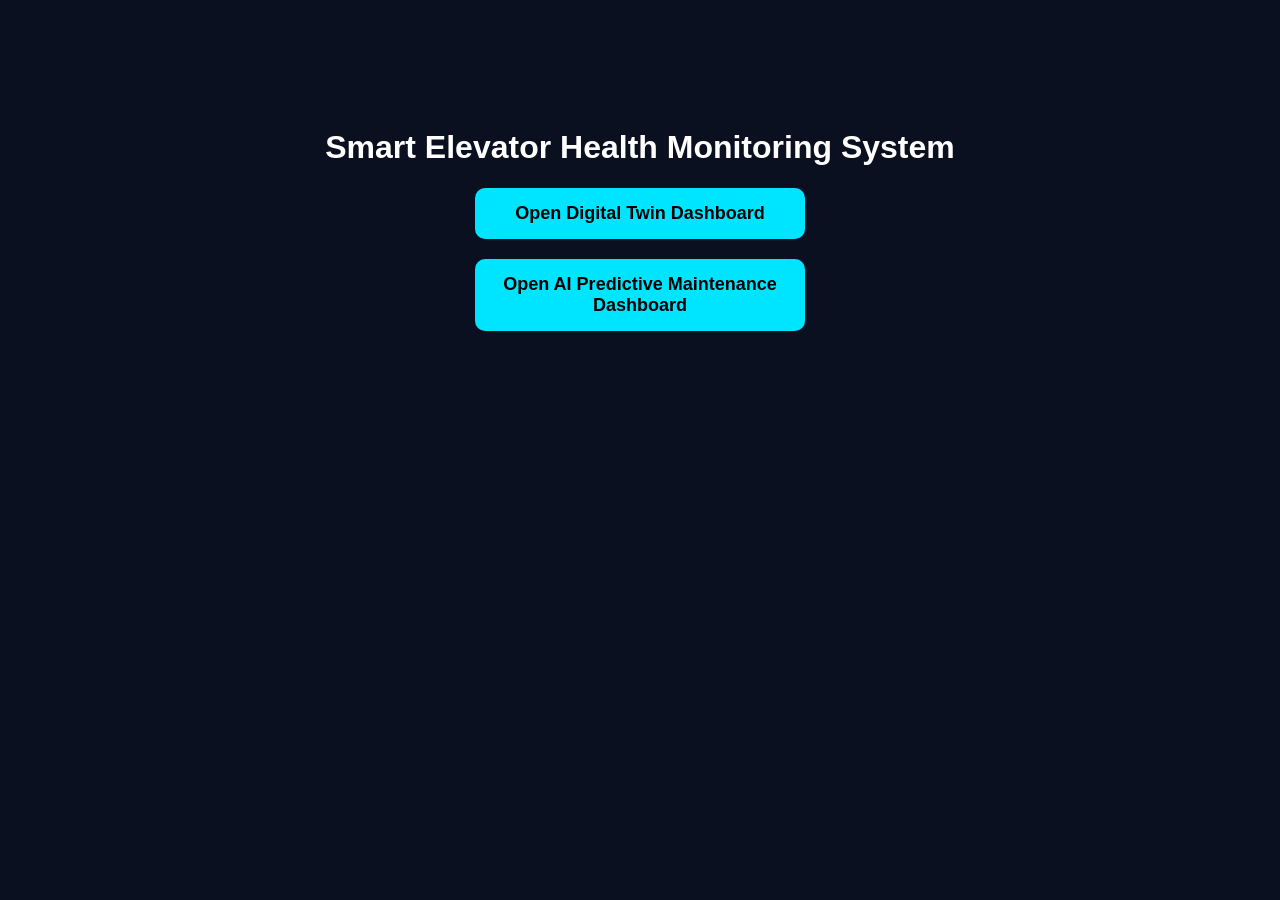
<file: index.html>
<!DOCTYPE html>
<html>
<head>
    <title>Smart Elevator Health Monitoring & Position Tracking System with AI-Based Predictive Maintenance</title>
    <style>
        body {
            background:#0b1020;
            color:white;
            font-family:Arial;
            text-align:center;
            padding-top:100px;
        }

        a {
            display:block;
            width:300px;
            margin:20px auto;
            padding:15px;
            background:#00e5ff;
            color:black;
            text-decoration:none;
            border-radius:10px;
            font-size:18px;
            font-weight:bold;
        }
    </style>
</head>

<body>

<h1>
Smart Elevator Health Monitoring System
</h1>

<a href="Digital-Twin/index.html">
Open Digital Twin Dashboard
</a>

<a href="AI-Predictive-Maintenance/index.html">
Open AI Predictive Maintenance Dashboard
</a>

</body>
</html>
</file>
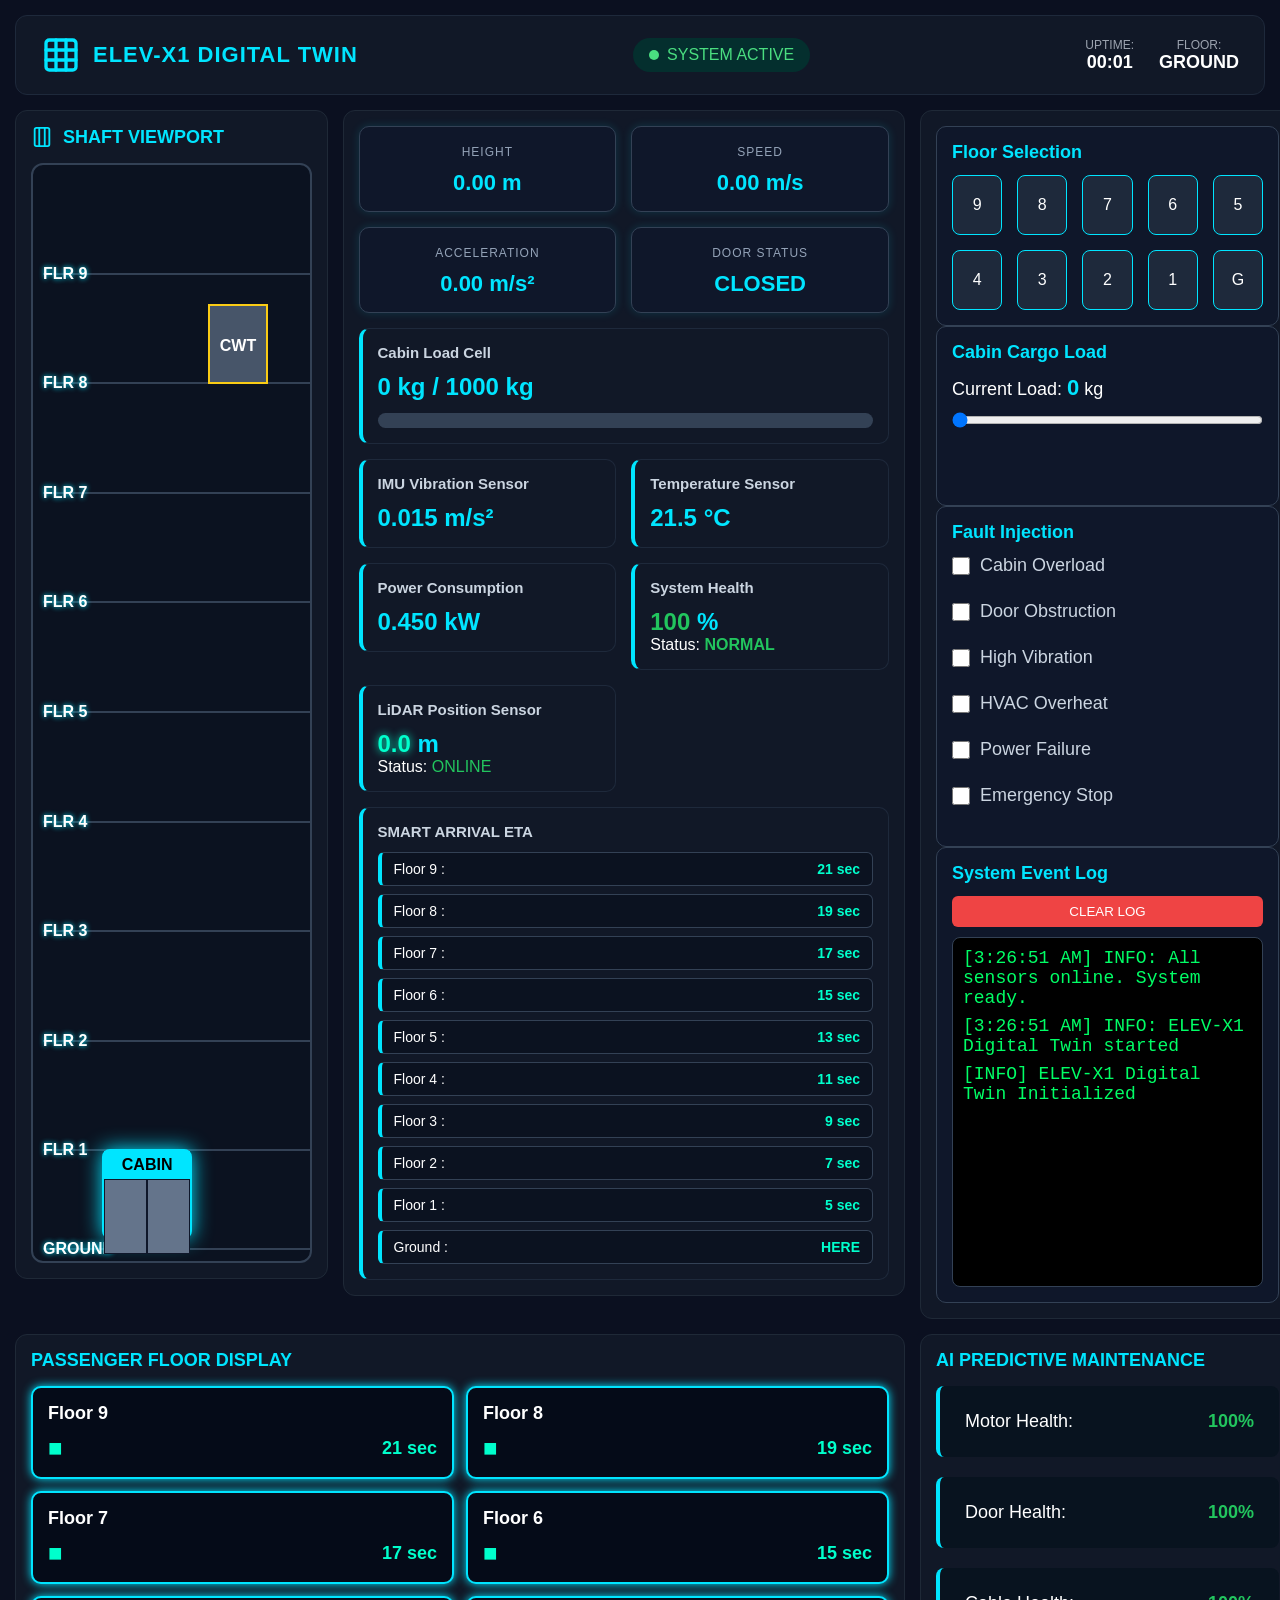
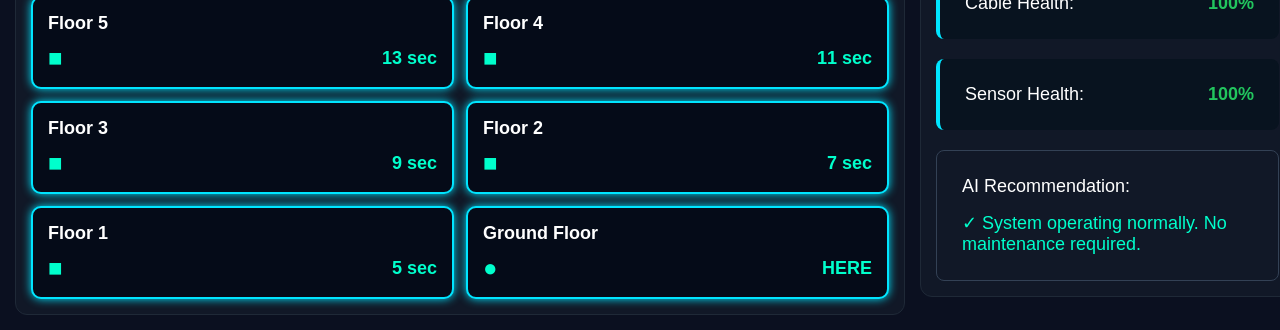
<file: Digital-Twin/index.html>
<!DOCTYPE html>
<html lang="en">
<head>
  <meta charset="UTF-8">
  <meta name="viewport" content="width=device-width, initial-scale=1.0">
  <title>ELEV-X1 Digital Twin Dashboard</title>
  <link rel="stylesheet" href="style.css">
  <script type="module" src="app.js" defer></script>
</head>

<body>
<div class="app-container">

<!-- HEADER -->
<header class="app-header">

<div class="brand-section">

<svg class="brand-logo" viewBox="0 0 24 24"
fill="none" stroke="currentColor"
stroke-width="2"
stroke-linecap="round"
stroke-linejoin="round">

<rect x="3" y="3" width="18" height="18" rx="2"/>
<line x1="9" y1="3" x2="9" y2="21"/>
<line x1="15" y1="3" x2="15" y2="21"/>
<line x1="3" y1="9" x2="21" y2="9"/>
<line x1="3" y1="15" x2="21" y2="15"/>

</svg>

<h1 class="brand-title">
ELEV-X1 DIGITAL TWIN
</h1>

</div>


<div class="system-status-indicator">

<span class="status-dot"></span>

<span>
SYSTEM ACTIVE
</span>

</div>


<div class="header-meta">

<div class="meta-item">

<label>
UPTIME:
</label>

<span id="header-uptime">
00:00
</span>

</div>


<div class="meta-item">

<label>
FLOOR:
</label>

<span id="header-floor">
GROUND
</span>

</div>

</div>

</header>


<!-- MAIN GRID START -->

<main class="dashboard-grid">
<!-- LEFT PANEL : SHAFT VIEW -->
<section class="panel">

<div class="panel-header">

<h2 class="panel-title">

<svg viewBox="0 0 24 24"
fill="none"
stroke="currentColor"
stroke-width="2">

<rect x="4" y="2" width="16" height="20" rx="2"/>
<line x1="9" y1="2" x2="9" y2="22"/>
<line x1="15" y1="2" x2="15" y2="22"/>

</svg>

SHAFT VIEWPORT

</h2>

</div>


<div class="panel-body">

<div class="shaft-viewport">


<!-- Elevator shaft -->
<div class="shaft-lane">


<!-- Floor markings -->

<div class="shaft-floor" style="bottom:1%">
GROUND
</div>

<div class="shaft-floor" style="bottom:10%">
FLR 1
</div>

<div class="shaft-floor" style="bottom:20%">
FLR 2
</div>

<div class="shaft-floor" style="bottom:30%">
FLR 3
</div>

<div class="shaft-floor" style="bottom:40%">
FLR 4
</div>

<div class="shaft-floor" style="bottom:50%">
FLR 5
</div>

<div class="shaft-floor" style="bottom:60%">
FLR 6
</div>

<div class="shaft-floor" style="bottom:70%">
FLR 7
</div>

<div class="shaft-floor" style="bottom:80%">
FLR 8
</div>

<div class="shaft-floor" style="bottom:90%">
FLR 9
</div>


<!-- Elevator cabin -->
<div id="elevator-car"
class="elevator-car"
style="bottom:2%;">

<div class="car-top">
CABIN
</div>


<div class="car-door-container">

<div class="door left-door"></div>

<div class="door right-door"></div>

</div>


<!-- Passenger area -->

<div id="passenger-container"
class="passenger-container">

</div>


</div>


<!-- Counter weight -->

<div id="counterweight"
class="counterweight"
style="bottom:80%;">

CWT

</div>


</div>


</div>


</div>


</section>
<!-- CENTER PANEL : TELEMETRY DASHBOARD -->

<section class="telemetry-dashboard">

<!-- Core Status Cards -->

<div class="core-stats-grid">

<div class="stat-card">
<span class="stat-label">HEIGHT</span>
<h2>
<span id="tel-height">0.00</span> m
</h2>
</div>


<div class="stat-card">
<span class="stat-label">SPEED</span>
<h2>
<span id="tel-speed">0.00</span> m/s
</h2>
</div>


<div class="stat-card">
<span class="stat-label">ACCELERATION</span>
<h2>
<span id="tel-accel">0.00</span> m/s²
</h2>
</div>


<div class="stat-card">
<span class="stat-label">DOOR STATUS</span>
<h2 id="tel-door">
CLOSED
</h2>
</div>

</div>


<!-- Sensor Matrix -->

<div class="sensor-grid">


<!-- Load Cell -->

<div class="sensor-card">

<h3>
Cabin Load Cell
</h3>

<div class="sensor-value">

<span id="tel-weight">
0
</span>

kg / 1000 kg

</div>


<div class="load-bar">

<div id="tel-weight-bar">

</div>

</div>


</div>



<!-- Vibration Sensor -->

<div class="sensor-card">

<h3>
IMU Vibration Sensor
</h3>


<div class="sensor-value">

<span id="tel-vibration">
0.015
</span>

m/s²

</div>


</div>



<!-- Temperature Sensor -->

<div class="sensor-card">

<h3>
Temperature Sensor
</h3>


<div class="sensor-value">

<span id="tel-temp">
21.5
</span>

°C

</div>


</div>



<!-- Power Sensor -->

<div class="sensor-card">

<h3>
Power Consumption
</h3>


<div class="sensor-value">

<span id="tel-power">
0.450
</span>

kW

</div>


</div>


<!-- System Health -->

<div class="sensor-card">

<h3>
System Health
</h3>

<div class="sensor-value">

<span id="system-health">
100
</span>

%

</div>


<p>
Status:
<span id="health-status">
NORMAL
</span>

</p>


</div>

<!-- LiDAR Distance Sensor -->

<div class="sensor-card">

<h3>
LiDAR Position Sensor
</h3>

<div class="sensor-value">

<span id="lidar-distance">
0.0
</span> m



</div>

<p>
Status:
<span style="color:#22c55e">
ONLINE
</span>

</p>

</div>


<!-- Smart ETA Panel -->

<div class="sensor-card">

<h3>
SMART ARRIVAL ETA
</h3>

<div id="eta-panel">

    <div class="eta-item">
        Floor 9 :
        <span id="eta9">--</span>
    </div>

    <div class="eta-item">
        Floor 8 :
        <span id="eta8">--</span>
    </div>

    <div class="eta-item">
        Floor 7 :
        <span id="eta7">--</span>
    </div>

    <div class="eta-item">
        Floor 6 :
        <span id="eta6">--</span>
    </div>

    <div class="eta-item">
        Floor 5 :
        <span id="eta5">--</span>
    </div>

    <div class="eta-item">
        Floor 4 :
        <span id="eta4">--</span>
    </div>

    <div class="eta-item">
        Floor 3 :
        <span id="eta3">--</span>
    </div>

    <div class="eta-item">
        Floor 2 :
        <span id="eta2">--</span>
    </div>

    <div class="eta-item">
        Floor 1 :
        <span id="eta1">--</span>
    </div>

    <div class="eta-item">
        Ground :
        <span id="eta0">HERE</span>
    </div>

</div>


</div>


</section>
<!-- RIGHT PANEL : CONTROL & DIAGNOSTICS -->

<section class="control-panel">

<!-- Floor Control -->

<div class="control-card">

<h3>Floor Selection</h3>

<div class="floor-grid">

<button class="floor-btn" data-floor="9">9</button>
<button class="floor-btn" data-floor="8">8</button>
<button class="floor-btn" data-floor="7">7</button>
<button class="floor-btn" data-floor="6">6</button>
<button class="floor-btn" data-floor="5">5</button>

<button class="floor-btn" data-floor="4">4</button>
<button class="floor-btn" data-floor="3">3</button>
<button class="floor-btn" data-floor="2">2</button>
<button class="floor-btn" data-floor="1">1</button>
<button class="floor-btn" data-floor="0">G</button>

</div>

</div>


<!-- Load Simulation -->

<div class="control-card">

<h3>Cabin Cargo Load</h3>

<p>
Current Load:
<span id="payload-value">0</span> kg
</p>


<input 
type="range"
id="payload-slider"
min="0"
max="1200"
value="0"
step="10">

</div>



<!-- Fault Injection -->

<div class="control-card">

<h3>Fault Injection</h3>


<label class="fault-item">

<input type="checkbox"
id="fault-overload">

Cabin Overload

</label>


<label class="fault-item">

<input type="checkbox"
id="fault-door">

Door Obstruction

</label>


<label class="fault-item">

<input type="checkbox"
id="fault-vibration">

High Vibration

</label>


<label class="fault-item">

<input type="checkbox"
id="fault-temperature">

HVAC Overheat

</label>


<label class="fault-item">

<input type="checkbox"
id="fault-power">

Power Failure

</label>


<label class="fault-item">

<input type="checkbox"
id="fault-estop">

Emergency Stop

</label>


</div>



<!-- Event Log -->

<div class="control-card log-panel">

<h3>System Event Log</h3>


<button id="clear-log">
CLEAR LOG
</button>


<div id="event-log">

<p>
[INFO] ELEV-X1 Digital Twin Initialized
</p>

</div>


</div>


</section>
<!-- =================================
     PASSENGER FLOOR ETA DISPLAY
================================== -->

<section class="panel floor-display-panel">

    <div class="panel-header">
        <h2 class="panel-title">
            PASSENGER FLOOR DISPLAY
        </h2>
    </div>


    <div class="floor-display-container">
    <div class="floor-screen">
    <h3>Floor 9</h3>
    <div class="arrival-info">
        <span id="hall-dir9">⬆</span>
        <span id="hall-eta9">-- sec</span>
    </div>
</div>

<div class="floor-screen">
    <h3>Floor 8</h3>
    <div class="arrival-info">
        <span id="hall-dir8">⬆</span>
        <span id="hall-eta8">-- sec</span>
    </div>
</div>

<div class="floor-screen">
    <h3>Floor 7</h3>
    <div class="arrival-info">
        <span id="hall-dir7">⬆</span>
        <span id="hall-eta7">-- sec</span>
    </div>
</div>

<div class="floor-screen">
    <h3>Floor 6</h3>
    <div class="arrival-info">
        <span id="hall-dir6">⬆</span>
        <span id="hall-eta6">-- sec</span>
    </div>
</div>
      
        <div class="floor-screen">
            <h3>Floor 5</h3>
            <div class="arrival-info">
                <span id="hall-dir5">⬆</span>
                <span id="hall-eta5">-- sec</span>
            </div>
        </div>


        <div class="floor-screen">
            <h3>Floor 4</h3>
            <div class="arrival-info">
                <span id="hall-dir4">⬆</span>
                <span id="hall-eta4">-- sec</span>
            </div>
        </div>


        <div class="floor-screen">
            <h3>Floor 3</h3>
            <div class="arrival-info">
                <span id="hall-dir3">⬆</span>
                <span id="hall-eta3">-- sec</span>
            </div>
        </div>


        <div class="floor-screen">
            <h3>Floor 2</h3>
            <div class="arrival-info">
                <span id="hall-dir2">⬆</span>
                <span id="hall-eta2">-- sec</span>
            </div>
        </div>


        <div class="floor-screen">
            <h3>Floor 1</h3>
            <div class="arrival-info">
                <span id="hall-dir1">⬆</span>
                <span id="hall-eta1">-- sec</span>
            </div>
        </div>


        <div class="floor-screen">
            <h3>Ground Floor</h3>
            <div class="arrival-info">
                <span id="hall-dir0">⬆</span>
                <span id="hall-eta0">-- sec</span>
            </div>
        </div>


    </div>

</section>
<!-- =================================
     AI PREDICTIVE MAINTENANCE
================================== -->


<section class="panel ai-panel">

<div class="panel-header">
<h2 class="panel-title">
AI PREDICTIVE MAINTENANCE
</h2>
</div>


<div class="ai-health-grid">

<div class="ai-card">
Motor Health:
<span id="motor-health">100%</span>
</div>


<div class="ai-card">
Door Health:
<span id="door-health">100%</span>
</div>


<div class="ai-card">
Cable Health:
<span id="cable-health">100%</span>
</div>


<div class="ai-card">
Sensor Health:
<span id="sensor-health">100%</span>
</div>


<div class="ai-recommendation">

AI Recommendation:

<p id="ai-message">
System operating normally.
</p>

</div>

</div>

</section>
<!-- END OF DASHBOARD GRID -->
</main>


<!-- END OF APP CONTAINER -->
</div>


</body>
</html>
</file>
<file: Digital-Twin/style.css>
/* ==============================
   ELEV-X1 DIGITAL TWIN THEME
============================== */

* {
    margin: 0;
    padding: 0;
    box-sizing: border-box;
}

body {
    background: #0b1020;
    color: #ffffff;
    font-family: Arial, Helvetica, sans-serif;
    overflow-x: hidden;
}

/* Main Container */

.app-container {
    width: 100%;
    min-height: 100vh;
    padding: 15px;
}


/* ==============================
   HEADER
============================== */

.app-header {
    height: 80px;
    background: #111827;
    border: 1px solid #1e293b;
    border-radius: 12px;

    display: flex;
    justify-content: space-between;
    align-items: center;

    padding: 0 25px;
    margin-bottom: 15px;
}


.brand-section {
    display: flex;
    align-items: center;
    gap: 12px;
}


.brand-logo {
    width: 40px;
    height: 40px;
    color: #00e5ff;
}


.brand-title {
    font-size: 22px;
    color: #00e5ff;
    letter-spacing: 1px;
}


/* System Status */

.system-status-indicator {
    background: #042f2e;
    color: #4ade80;

    padding: 8px 16px;

    border-radius: 25px;

    display: flex;
    align-items: center;
    gap: 8px;
}


.status-dot {
    width: 10px;
    height: 10px;

    background: #4ade80;
    border-radius: 50%;

    animation: blink 1s infinite;
}


@keyframes blink {

    0% {
        opacity: 1;
    }

    50% {
        opacity: 0.3;
    }

    100% {
        opacity: 1;
    }

}


/* Header Information */

.header-meta {
    display: flex;
    gap: 25px;
}


.meta-item {
    text-align: center;
}


.meta-item label {
    display: block;
    color: #9ca3af;
    font-size: 12px;
}


.meta-item span {
    color: #ffffff;
    font-size: 18px;
    font-weight: bold;
}


/* ==============================
   MAIN DASHBOARD GRID
============================== */

.dashboard-grid {
    display: grid;
    grid-template-columns: 25% 45% 30%;
    gap: 15px;
    align-items: start;
}


/* ==============================
   COMMON PANELS
============================== */

.panel,
.telemetry-dashboard,
.control-panel {

    background: #111827;
    border: 1px solid #1f2937;
    border-radius: 12px;
    padding: 15px;
    overflow-y: auto;
    min-height: 0;
}


.panel-header {
    margin-bottom: 15px;
}


.panel-title {

    display: flex;

    align-items: center;

    gap: 10px;

    color: #00e5ff;

    font-size: 18px;

}


.panel-title svg {

    width: 22px;

    height: 22px;

}


/* Custom Scroll Bar */

::-webkit-scrollbar {
    width: 8px;
}


::-webkit-scrollbar-track {
    background: #0b1020;
}


::-webkit-scrollbar-thumb {
    background: #00e5ff;
    border-radius: 5px;
}
/* ==============================
   SHAFT VIEW
============================== */

.shaft-viewport {
    position: relative;
    width: 100%;
    height: 1100px;
    background: #0b1220;
    border: 2px solid #334155;
    border-radius: 12px;
    overflow: hidden;
}

.shaft-lane {
    position: relative;
    width: 100%;
    height: 100%;
}


/* Floor markers */

.shaft-floor {
    position: absolute;
    left: 10px;
    width: 100%;
    height: 2px;
    background: #334155;

    color: #ffffff;
    font-size: 16px;
    font-weight: bold;

    display: flex;
    align-items: center;

    text-shadow: 0 0 5px #00e5ff;
    transform: none;
}


/* Elevator Cabin */

.elevator-car {
    position: absolute;
    left: 25%;
    width: 90px;
    height: 90px;
    background: #1e293b;
    border: 2px solid #00e5ff;
    border-radius: 8px;
    transition: bottom 2s ease;
    box-shadow: 0 0 20px #00e5ff;
}


.car-top {
    text-align: center;
    background: #00e5ff;
    color: black;
    font-weight: bold;
    padding: 5px;
}


/* Doors */

.car-door-container {
    display: flex;
    height: 75px;
}

.door {
    width: 50%;
    height: 100%;
    background: #64748b;
    border: 1px solid #0f172a;
    transition: 1s;
}


/* Passenger Area */

.passenger-container {
    position: absolute;
    bottom: 5px;
    left: 5px;
    font-size: 18px;
}


/* Counterweight */

.counterweight {
    position: absolute;
    right: 15%;
    width: 60px;
    height: 80px;
    background: #475569;
    border: 2px solid #facc15;
    color: white;
    text-align: center;
    line-height: 80px;
    font-weight: bold;
    transition: bottom 2s ease;
}
/* ==============================
   TELEMETRY DASHBOARD
============================== */

.telemetry-dashboard {
    display: flex;
    flex-direction: column;
    gap: 15px;
}


/* Top status cards */

.core-stats-grid {
    display: grid;
    grid-template-columns: repeat(2, 1fr);
    gap: 15px;
}


.stat-card {
    background: #0f172a;
    border: 1px solid #334155;
    border-radius: 10px;
    padding: 15px;
    text-align: center;
    box-shadow: 0 0 10px rgba(0, 229, 255, 0.15);
}


.stat-label {
    color: #94a3b8;
    font-size: 12px;
    letter-spacing: 1px;
}


.stat-card h2 {
    margin-top: 10px;
    color: #00e5ff;
    font-size: 22px;
}


/* ==============================
   SENSOR MATRIX
============================== */

.sensor-grid {
    display: grid;
    grid-template-columns: 1fr 1fr;
    gap: 15px;
    align-items: start;
}


.sensor-card {
    background: #111827;
    border: 1px solid #1e293b;
    border-left: 4px solid #00e5ff;
    border-radius: 10px;
    padding: 15px;
    transition: 0.3s;
}


.sensor-card:hover {
    transform: translateY(-3px);
    box-shadow: 0 0 15px rgba(0, 229, 255, 0.3);
}


.sensor-card h3 {
    color: #cbd5e1;
    font-size: 15px;
    margin-bottom: 12px;
}


.sensor-value {
    color: #00e5ff;
    font-size: 24px;
    font-weight: bold;
}


/* ==============================
   LOAD BAR
============================== */

.load-bar {
    width: 100%;
    height: 15px;
    background: #334155;
    border-radius: 15px;
    margin-top: 12px;
    overflow: hidden;
}


#tel-weight-bar {
    width: 0%;
    height: 100%;
    background: linear-gradient(
        90deg,
        #22c55e,
        #eab308,
        #ef4444
    );
    border-radius: 15px;
    transition: width 0.5s ease;
}


/* ==============================
   HEALTH STATUS
============================== */

#system-health {
    color: #22c55e;
}


#health-status {
    color: #22c55e;
    font-weight: bold;
}


/* ==============================
   SMALL ANIMATIONS
============================== */

.sensor-value {
    transition: 0.3s;
}


.sensor-card.active {
    animation: pulse 1s infinite;
}


@keyframes pulse {

    0% {
        box-shadow: 0 0 5px #00e5ff;
    }

    50% {
        box-shadow: 0 0 20px #00e5ff;
    }

    100% {
        box-shadow: 0 0 5px #00e5ff;
    }

}
/* ==============================
   CONTROL PANEL
============================== */

.control-card {
    background: #0f172a;
    border: 1px solid #334155;
    border-radius: 10px;
    padding: 15px;
    min-height: 180px;
}


.control-card h3 {
    color: #00e5ff;
    margin-bottom: 12px;
    font-size: 18px;
}
.control-card p {
    font-size: 18px;
}
.control-card:nth-child(3) {
    min-height: 300px;
}


/* ==============================
   FLOOR BUTTONS
============================== */

.floor-grid {
    display: grid;
    grid-template-columns: repeat(5, 1fr);
    gap: 15px;
}


.floor-btn {
    height: 60px;
    background: #1e293b;
    color: white;
    border: 1px solid #00e5ff;
    border-radius: 8px;
    cursor: pointer;
    font-size: 16px;
    transition: 0.3s;
}


.floor-btn:hover {
    background: #00e5ff;
    color: black;
    transform: scale(1.05);
}


.floor-btn:active {
    transform: scale(0.95);
}


/* ==============================
   LOAD SLIDER
============================== */

#payload-slider {
    width: 100%;
    margin-top: 15px;
    cursor: pointer;
    height: 8px;
}
#payload-value {
    font-size: 22px;
    font-weight: bold;
    color: #00e5ff;
}


/* ==============================
   FAULT SWITCHES
============================== */

.fault-item {
    display: flex;
    align-items: center;
    gap: 10px;
    margin-bottom: 25px;
    font-size: 18px;
    color: #cbd5e1;
    cursor: pointer;
    
}


.fault-item input {
    width: 18px;
    height: 18px;
}


/* ==============================
   EVENT LOG
============================== */

.log-panel {
    flex: 1;
    display: flex;
    flex-direction: column;
}


#clear-log {
    background: #ef4444;
    color: white;
    border: none;
    padding: 8px;
    border-radius: 6px;
    cursor: pointer;
    margin-bottom: 10px;
}


#clear-log:hover {
    background: #dc2626;
}


#event-log {
    background: black;
    color: #00ff66;
    font-family: "Courier New", monospace;
    font-size: 13px;
    height: 350px;
    overflow-y: auto;
    padding: 10px;
    border-radius: 8px;
    border: 1px solid #334155;
}


#event-log p {
    margin-bottom: 8px;
}


/* ==============================
   RESPONSIVE DESIGN
============================== */

@media (max-width: 1100px) {

    .dashboard-grid {
        grid-template-columns: 1fr;
        height: auto;
    }


    .shaft-viewport {
        height: 500px;
    }


    .core-stats-grid {
        grid-template-columns: 1fr 1fr;
    }

}


@media (max-width: 600px) {

    .floor-grid {
        grid-template-columns: repeat(3, 1fr);
    }


    .core-stats-grid {
        grid-template-columns: 1fr;
    }


    .app-header {
        flex-direction: column;
        height: auto;
        gap: 10px;
        padding: 15px;
    }

}
/* ==============================
   LiDAR SENSOR & SMART ETA PANEL
============================== */

#lidar-distance {
    color: #00ffcc;
    font-weight: bold;
    text-shadow: 0 0 8px #00ffcc;
}


/* ETA Panel */

#eta-panel {
    margin-top: 10px;
    display: flex;
    flex-direction: column;
    gap: 8px;
}


/* Individual Floor ETA */

.eta-item {
    background: #0b1220;
    border: 1px solid #334155;
    border-left: 4px solid #00e5ff;
    padding: 8px 12px;
    border-radius: 6px;

    display: flex;
    justify-content: space-between;
    align-items: center;

    color: #ffffff;
    font-size: 14px;

    transition: 0.3s;
}


/* Hover Effect */

.eta-item:hover {
    transform: translateX(5px);
    border-left-color: #22c55e;
    box-shadow: 0 0 10px #00e5ff;
}


/* ETA Value */

.eta-item span {
    color: #00ffcc;
    font-weight: bold;
}


/* Current Floor Indicator */

.eta-item .here {
    color: #22c55e;
    animation: blinkETA 1s infinite;
}


/* ETA Blink */

@keyframes blinkETA {

    0% {
        opacity: 1;
    }

    50% {
        opacity: 0.3;
    }

    100% {
        opacity: 1;
    }
}
/* ==============================
   REAL ELEVATOR DOOR ANIMATION
============================== */

.car-door-container {
    overflow: hidden;
}

.door {
    transition: all 1.2s ease-in-out;
}


/* Door opening */
.door-open .left-door {
    transform: translateX(-100%);
}

.door-open .right-door {
    transform: translateX(100%);
}


/* Door closing */
.door-close .left-door {
    transform: translateX(0);
}

.door-close .right-door {
    transform: translateX(0);
}
/* =================================
   PASSENGER FLOOR ETA DISPLAY
================================= */

.floor-display-container {

    display: grid;
    grid-template-columns: repeat(2, 1fr);
    gap: 12px;
    margin-top: 10px;

}


/* Individual floor display */

.floor-screen {

    background: #050b18;
    border: 2px solid #00e5ff;
    border-radius: 10px;

    padding: 15px;

    box-shadow: 0 0 10px #00e5ff;

    transition: 0.3s;

}


/* Hover effect */

.floor-screen:hover {

    transform: scale(1.03);

    box-shadow: 0 0 20px #00ffff;

}


/* Floor number */

.floor-screen h3 {

    color: #ffffff;

    font-size: 18px;

    margin-bottom: 10px;

}


/* Arrival information */

.arrival-info {

    display: flex;

    justify-content: space-between;

    align-items: center;

    font-size: 18px;

    font-weight: bold;

    color: #00ffcc;

}


/* Direction arrow */

.arrival-info span:first-child {

    font-size: 24px;

    animation: arrowBlink 1s infinite;

}


/* Arrow blinking */

@keyframes arrowBlink {

    0% {
        opacity: 1;
    }

    50% {
        opacity: 0.4;
    }

    100% {
        opacity: 1;
    }

}


/* Responsive view */

@media(max-width: 600px) {

    .floor-display-container {

        grid-template-columns: 1fr;

    }

}
/* =================================
   PASSENGER SIMULATION
================================= */

.passenger-container {

    display: flex;
    flex-wrap: wrap;
    justify-content: center;
    align-items: end;
    gap: 3px;

    width: 100%;
    height: 60px;
}


/* Passenger icon */

.passenger {

    font-size: 16px;

    animation: passengerAppear 0.4s ease;

}


/* Entry animation */

@keyframes passengerAppear {

    from {

        opacity: 0;

        transform: translateY(10px);

    }

    to {

        opacity: 1;

        transform: translateY(0);

    }

}
/* =================================
   AI PREDICTIVE MAINTENANCE
================================= */

.ai-health-grid {
    display: grid;
    gap: 20px;
}


.ai-card {
    background: #08131f;
    border-left: 4px solid #00e5ff;
    padding: 25px;
    border-radius: 8px;
    color: white;
    font-size: 18px;
}


.ai-card span {
    color: #22c55e;
    float: right;
    font-weight: bold;
}


.ai-recommendation {
    background: #111827;
    border: 1px solid #334155;
    padding: 25px;
    border-radius: 8px;
    font-size: 18px;
}


.ai-recommendation p {
    margin-top: 15px;
    color: #00ffcc;
}
/* =================================
   SHAFT FLOOR LABEL FIX
================================= */

.shaft-floor-line {
    position: absolute;
    left: 0;
    width: 100%;
    height: 2px;
    background: #334155;
}

.floor-label {
    position: absolute;
    left: 8px;
    top: -10px;
    color: #94a3b8;
    font-size: 12px;
    z-index: 5;
    background: #0b1220;
    padding: 0 3px;
}
/* Force right control panel visibility */


/* Cabin Load full width */
.sensor-card:nth-child(1) {
    grid-column: 1 / 3;
}

/* Smart ETA full width but compact */
.sensor-card:last-child {
    grid-column: 1 / 3;
}
/* Bottom dashboard layout fix */

.floor-display-panel {
    grid-column: 1 / 3;
}

.ai-panel {
    display: flex;
    flex-direction: column;
}

.ai-health-grid {
    flex: 1;
    display: flex;
    flex-direction: column;
    justify-content: space-between;
}
</file>
